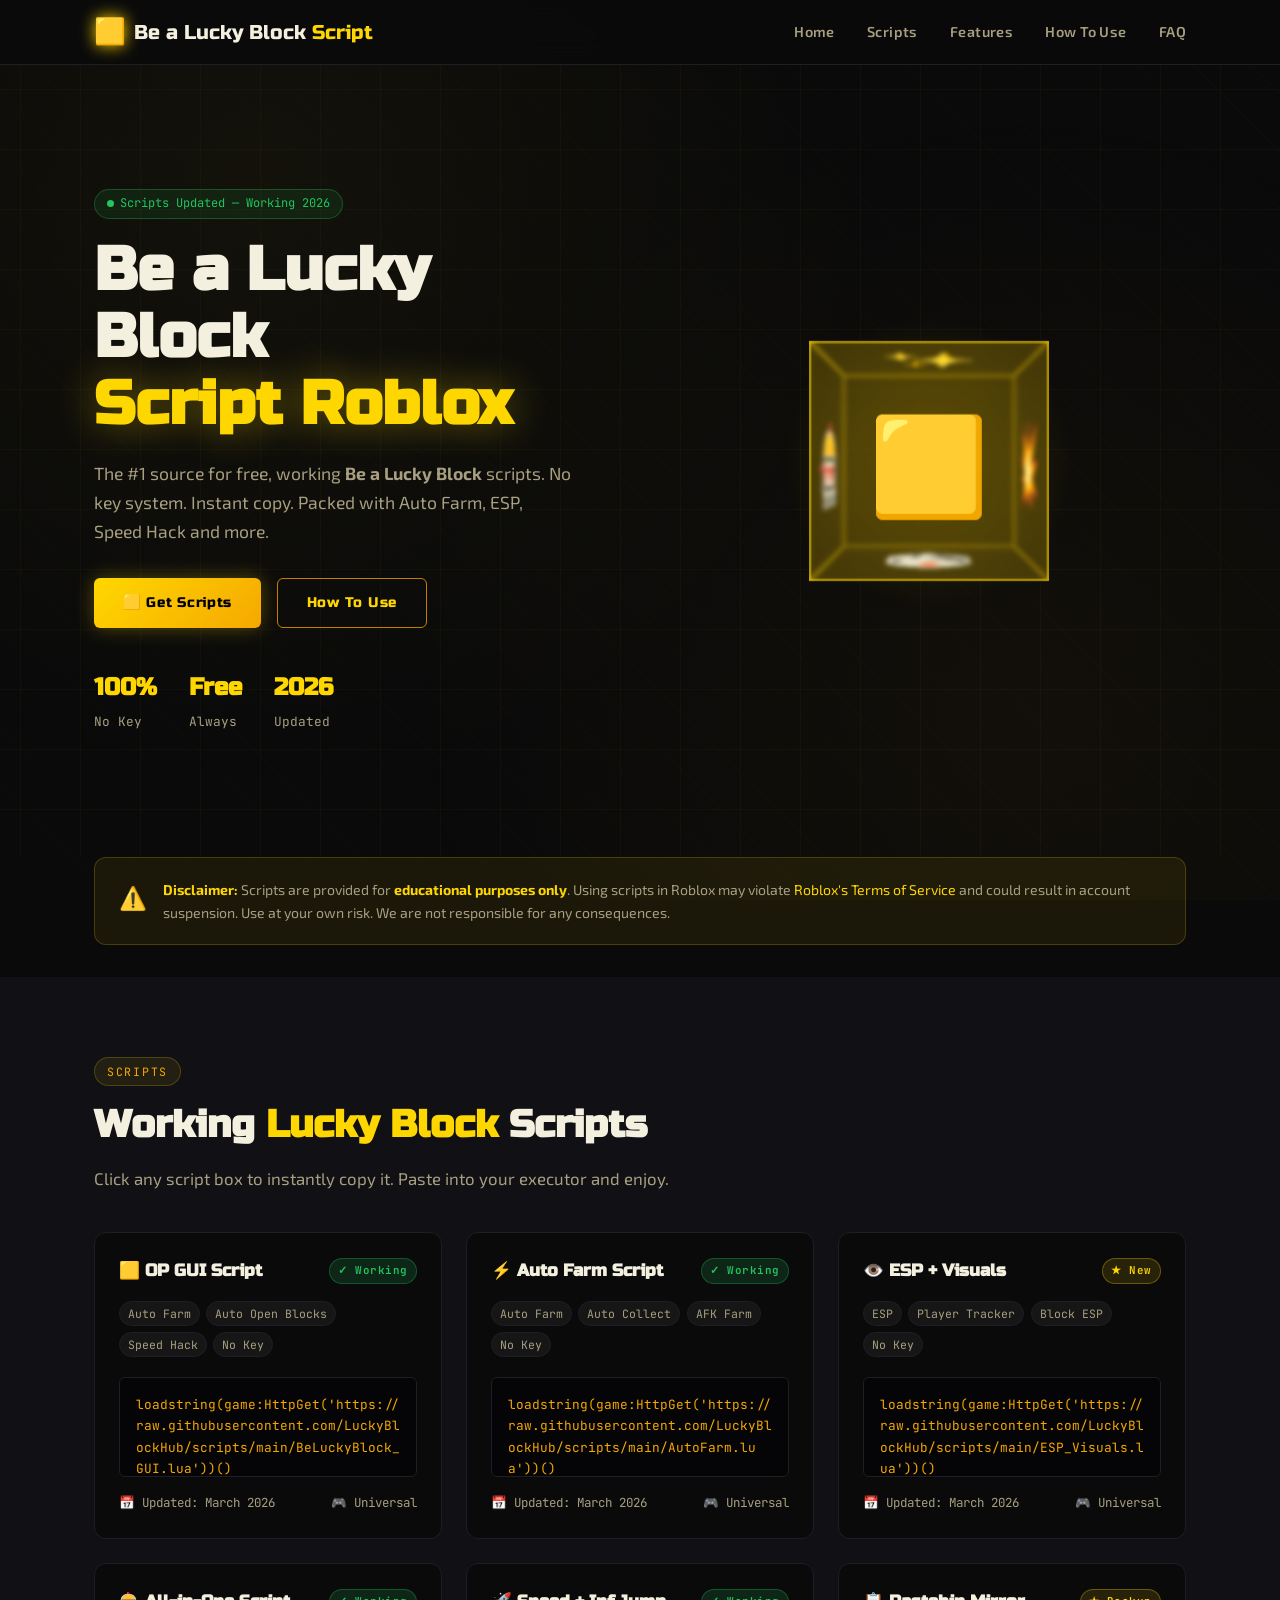
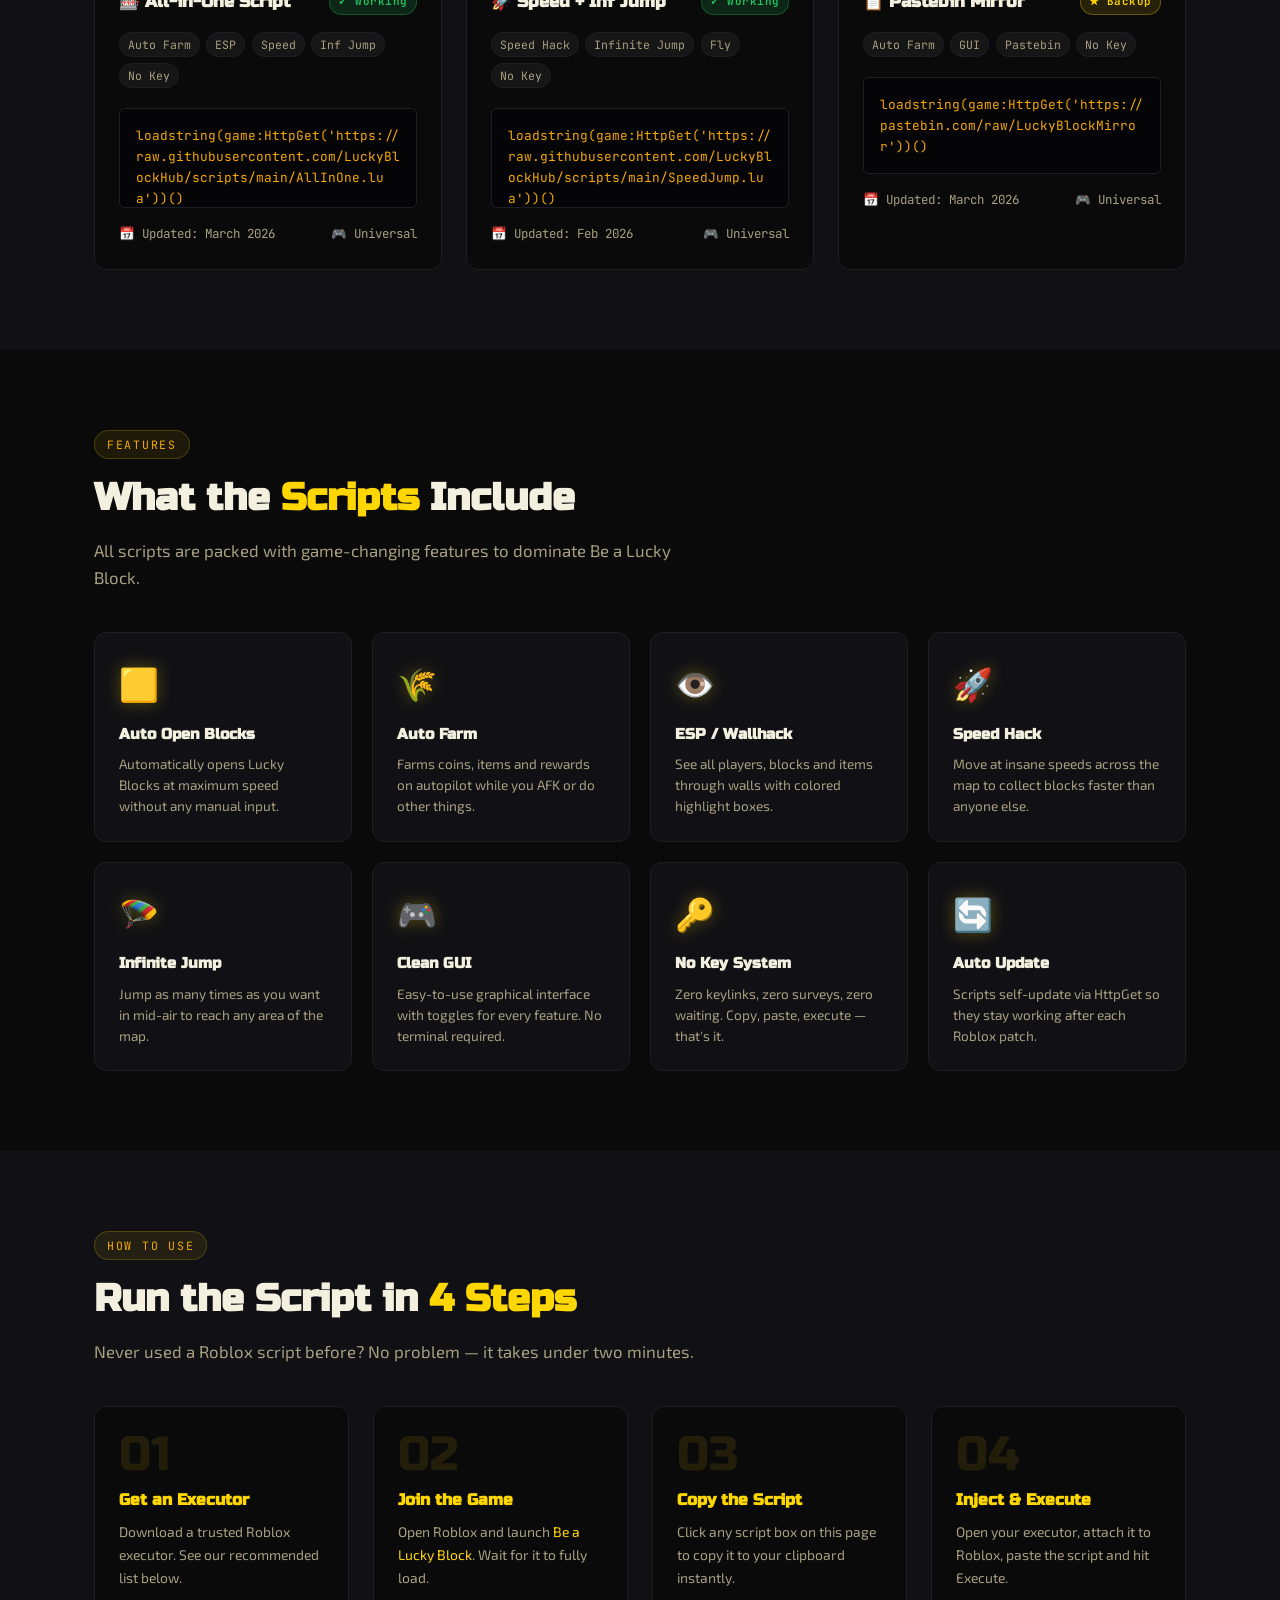
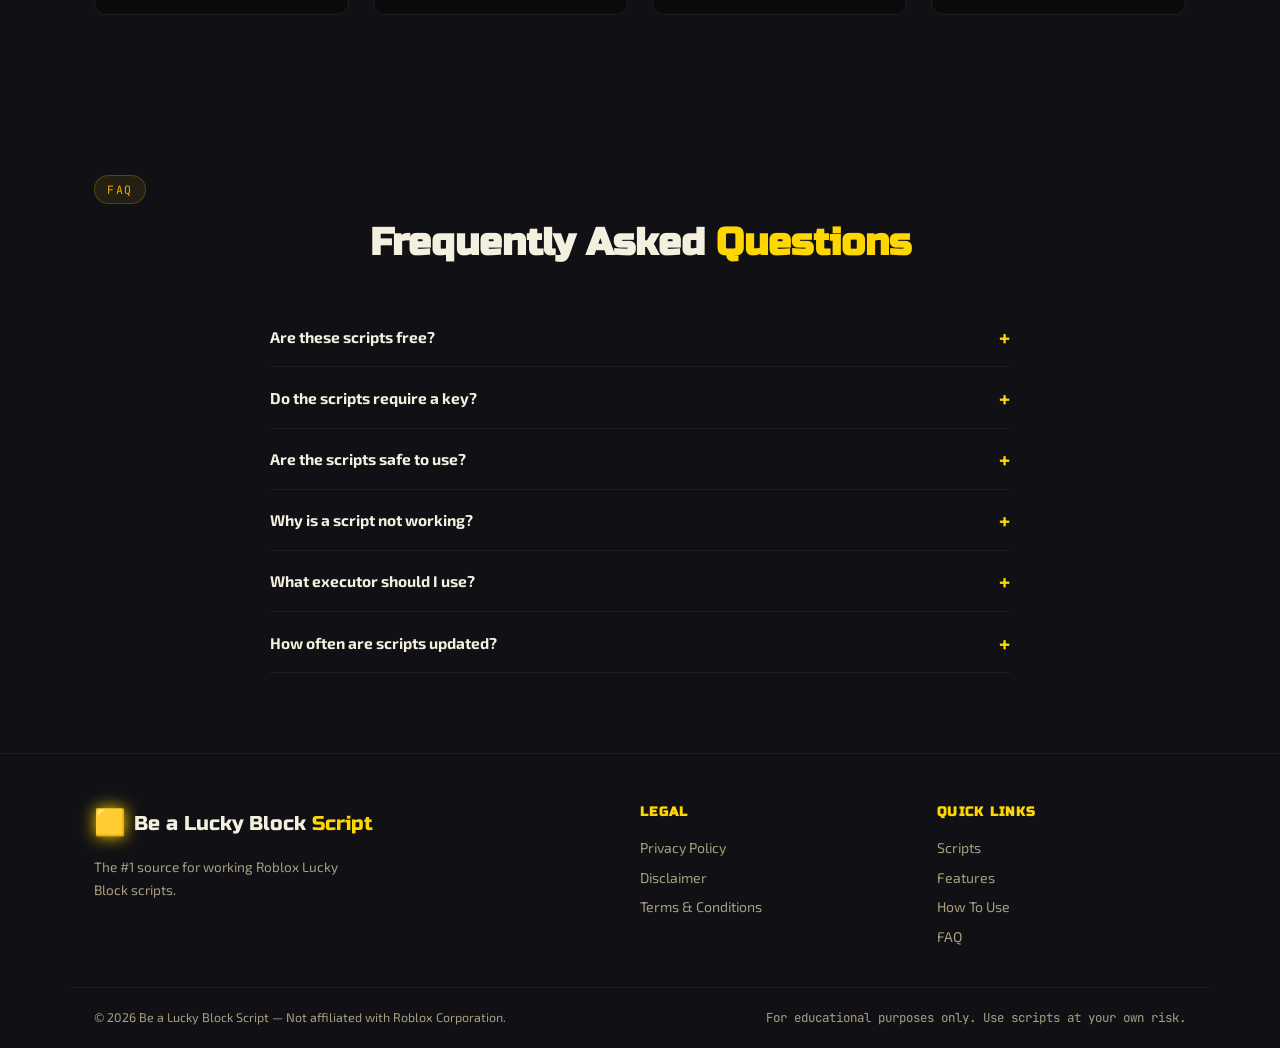
<file: index.html>
<!DOCTYPE html>
<html lang="en">
<head>
  <meta charset="UTF-8" />
  <meta name="viewport" content="width=device-width, initial-scale=1.0" />

  <!-- Dynamic Title: updated by components.js -->
  <title>Be a Lucky Block Script Roblox – No Key ({MONTH} {YEAR})</title>

  <!-- SEO Meta -->
  <meta name="description" content="Get the latest working Be a Lucky Block Script for Roblox. No Key required. Auto Farm, Auto Open Blocks, ESP, Speed Hack and more. Updated monthly." />
  <meta name="keywords" content="be a lucky block script, roblox lucky block script, lucky block script no key, lucky block script 2026, roblox script, be a lucky block hack" />
  <meta name="robots" content="index, follow" />
  <meta name="author" content="Be a Lucky Block Script" />
  <link rel="canonical" href="https://be-a-lucky-block-script.github.io/" />

  <!-- Open Graph -->
  <meta property="og:type" content="website" />
  <meta property="og:url" content="https://be-a-lucky-block-script.github.io/" />
  <meta property="og:title" content="Be a Lucky Block Script Roblox – No Key ({MONTH} {YEAR})" />
  <meta property="og:description" content="Get the latest working Be a Lucky Block Script for Roblox. No Key required. Auto Farm, Auto Open Blocks, ESP and more." />
  <meta property="og:image" content="https://be-a-lucky-block-script.github.io/assets/img/og-image.png" />
  <meta property="og:site_name" content="Be a Lucky Block Script" />

  <!-- Twitter Card -->
  <meta name="twitter:card" content="summary_large_image" />
  <meta name="twitter:title" content="Be a Lucky Block Script Roblox – No Key ({MONTH} {YEAR})" />
  <meta name="twitter:description" content="Get the latest working Be a Lucky Block Script for Roblox. No Key required." />
  <meta name="twitter:image" content="https://be-a-lucky-block-script.github.io/assets/img/og-image.png" />

  <!-- Favicon (emoji fallback; replace with real .ico) -->
  <link rel="icon" href="data:image/svg+xml,<svg xmlns='http://www.w3.org/2000/svg' viewBox='0 0 100 100'><text y='.9em' font-size='90'>🟨</text></svg>" />

  <!-- Structured Data -->
  <script type="application/ld+json">
  {
    "@context": "https://schema.org",
    "@type": "WebSite",
    "name": "Be a Lucky Block Script",
    "url": "https://be-a-lucky-block-script.github.io",
    "description": "Latest working Roblox Be a Lucky Block Scripts. No Key Required.",
    "potentialAction": {
      "@type": "SearchAction",
      "target": "https://be-a-lucky-block-script.github.io/?s={search_term_string}",
      "query-input": "required name=search_term_string"
    }
  }
  </script>

  <link rel="stylesheet" href="assets/css/styles.css" />
  <script src="assets/js/site-config.js" defer></script>
  <script src="assets/js/components.js" defer></script>
  <script src="assets/js/main.js" defer></script>
</head>
<body>

<!-- HEADER (rendered by components.js) -->
<header id="site-header"></header>

<!-- ═══════════════════════════════════════════════════════════ -->
<!-- HERO                                                         -->
<!-- ═══════════════════════════════════════════════════════════ -->
<section class="hero">
  <div class="container">
    <div class="hero-content">
      <div class="hero-text">
        <div class="hero-badge">
          <span class="dot"></span> Scripts Updated — Working 2026
        </div>
        <h1 class="hero-title">
          Be a Lucky Block<br />
          <span class="highlight">Script Roblox</span>
        </h1>
        <p class="hero-desc">
          The #1 source for free, working <strong>Be a Lucky Block</strong> scripts.
          No key system. Instant copy. Packed with Auto Farm, ESP, Speed Hack and more.
        </p>
        <div class="hero-actions">
          <a href="#scripts" class="btn btn-primary">🟨 Get Scripts</a>
          <a href="#how-to-use" class="btn btn-outline">How To Use</a>
        </div>
        <div class="hero-stats">
          <div class="hero-stat">
            <strong>100%</strong>
            <span>No Key</span>
          </div>
          <div class="hero-stat">
            <strong>Free</strong>
            <span>Always</span>
          </div>
          <div class="hero-stat">
            <strong>2026</strong>
            <span>Updated</span>
          </div>
        </div>
      </div>

      <!-- 3D Lucky Block Cube -->
      <div class="hero-visual">
        <div class="cube-glow"></div>
        <div class="floating-particles" id="particles"></div>
        <div class="cube-scene">
          <div class="cube">
            <div class="cube-face front">🟨</div>
            <div class="cube-face back">⭐</div>
            <div class="cube-face left">🎰</div>
            <div class="cube-face right">💥</div>
            <div class="cube-face top">✨</div>
            <div class="cube-face bottom">🎲</div>
          </div>
        </div>
      </div>
    </div>
  </div>
</section>


<!-- ═══════════════════════════════════════════════════════════ -->
<!-- NOTICE                                                       -->
<!-- ═══════════════════════════════════════════════════════════ -->
<div class="container" style="padding-top:0; padding-bottom:0; margin-bottom:2rem;">
  <div class="notice-banner fade-in">
    <span class="notice-icon">⚠️</span>
    <p>
      <strong>Disclaimer:</strong> Scripts are provided for <strong>educational purposes only</strong>.
      Using scripts in Roblox may violate <a href="https://en.help.roblox.com/hc/en-us/articles/203313370" target="_blank" rel="noopener">Roblox's Terms of Service</a>
      and could result in account suspension. Use at your own risk. We are not responsible for any consequences.
    </p>
  </div>
</div>

<!-- ═══════════════════════════════════════════════════════════ -->
<!-- SCRIPTS                                                      -->
<!-- ═══════════════════════════════════════════════════════════ -->
<section id="scripts">
  <div class="container">
    <span class="section-label">Scripts</span>
    <h2 class="section-title">Working <span>Lucky Block</span> Scripts</h2>
    <p class="section-sub">Click any script box to instantly copy it. Paste into your executor and enjoy.</p>

    <div class="scripts-grid">

      <!-- Script 1: OP GUI -->
      <div class="script-card fade-in">
        <div class="script-card-header">
          <h3 class="script-card-title">🟨 OP GUI Script</h3>
          <span class="script-badge badge-working">✓ Working</span>
        </div>
        <div class="script-features">
          <span class="script-tag">Auto Farm</span>
          <span class="script-tag">Auto Open Blocks</span>
          <span class="script-tag">Speed Hack</span>
          <span class="script-tag">No Key</span>
        </div>
        <div class="script-code"
          data-script="loadstring(game:HttpGet('https://raw.githubusercontent.com/LuckyBlockHub/scripts/main/BeLuckyBlock_GUI.lua'))()"
          title="Click to copy">
loadstring(game:HttpGet('https://raw.githubusercontent.com/LuckyBlockHub/scripts/main/BeLuckyBlock_GUI.lua'))()
        </div>
        <div class="script-meta">
          <span>📅 Updated: March 2026</span>
          <span>🎮 Universal</span>
        </div>
      </div>

      <!-- Script 2: Auto Farm -->
      <div class="script-card fade-in">
        <div class="script-card-header">
          <h3 class="script-card-title">⚡ Auto Farm Script</h3>
          <span class="script-badge badge-working">✓ Working</span>
        </div>
        <div class="script-features">
          <span class="script-tag">Auto Farm</span>
          <span class="script-tag">Auto Collect</span>
          <span class="script-tag">AFK Farm</span>
          <span class="script-tag">No Key</span>
        </div>
        <div class="script-code"
          data-script="loadstring(game:HttpGet('https://raw.githubusercontent.com/LuckyBlockHub/scripts/main/AutoFarm.lua'))()"
          title="Click to copy">
loadstring(game:HttpGet('https://raw.githubusercontent.com/LuckyBlockHub/scripts/main/AutoFarm.lua'))()
        </div>
        <div class="script-meta">
          <span>📅 Updated: March 2026</span>
          <span>🎮 Universal</span>
        </div>
      </div>

      <!-- Script 3: ESP + Visuals -->
      <div class="script-card fade-in">
        <div class="script-card-header">
          <h3 class="script-card-title">👁️ ESP + Visuals</h3>
          <span class="script-badge badge-updated">★ New</span>
        </div>
        <div class="script-features">
          <span class="script-tag">ESP</span>
          <span class="script-tag">Player Tracker</span>
          <span class="script-tag">Block ESP</span>
          <span class="script-tag">No Key</span>
        </div>
        <div class="script-code"
          data-script="loadstring(game:HttpGet('https://raw.githubusercontent.com/LuckyBlockHub/scripts/main/ESP_Visuals.lua'))()"
          title="Click to copy">
loadstring(game:HttpGet('https://raw.githubusercontent.com/LuckyBlockHub/scripts/main/ESP_Visuals.lua'))()
        </div>
        <div class="script-meta">
          <span>📅 Updated: March 2026</span>
          <span>🎮 Universal</span>
        </div>
      </div>

      <!-- Script 4: All-in-One -->
      <div class="script-card fade-in">
        <div class="script-card-header">
          <h3 class="script-card-title">🎰 All-in-One Script</h3>
          <span class="script-badge badge-working">✓ Working</span>
        </div>
        <div class="script-features">
          <span class="script-tag">Auto Farm</span>
          <span class="script-tag">ESP</span>
          <span class="script-tag">Speed</span>
          <span class="script-tag">Inf Jump</span>
          <span class="script-tag">No Key</span>
        </div>
        <div class="script-code"
          data-script="loadstring(game:HttpGet('https://raw.githubusercontent.com/LuckyBlockHub/scripts/main/AllInOne.lua'))()"
          title="Click to copy">
loadstring(game:HttpGet('https://raw.githubusercontent.com/LuckyBlockHub/scripts/main/AllInOne.lua'))()
        </div>
        <div class="script-meta">
          <span>📅 Updated: March 2026</span>
          <span>🎮 Universal</span>
        </div>
      </div>

      <!-- Script 5: Speed + Jump -->
      <div class="script-card fade-in">
        <div class="script-card-header">
          <h3 class="script-card-title">🚀 Speed + Inf Jump</h3>
          <span class="script-badge badge-working">✓ Working</span>
        </div>
        <div class="script-features">
          <span class="script-tag">Speed Hack</span>
          <span class="script-tag">Infinite Jump</span>
          <span class="script-tag">Fly</span>
          <span class="script-tag">No Key</span>
        </div>
        <div class="script-code"
          data-script="loadstring(game:HttpGet('https://raw.githubusercontent.com/LuckyBlockHub/scripts/main/SpeedJump.lua'))()"
          title="Click to copy">
loadstring(game:HttpGet('https://raw.githubusercontent.com/LuckyBlockHub/scripts/main/SpeedJump.lua'))()
        </div>
        <div class="script-meta">
          <span>📅 Updated: Feb 2026</span>
          <span>🎮 Universal</span>
        </div>
      </div>

      <!-- Script 6: Pastebin fallback -->
      <div class="script-card fade-in">
        <div class="script-card-header">
          <h3 class="script-card-title">📋 Pastebin Mirror</h3>
          <span class="script-badge badge-updated">★ Backup</span>
        </div>
        <div class="script-features">
          <span class="script-tag">Auto Farm</span>
          <span class="script-tag">GUI</span>
          <span class="script-tag">Pastebin</span>
          <span class="script-tag">No Key</span>
        </div>
        <div class="script-code"
          data-script="loadstring(game:HttpGet('https://pastebin.com/raw/LuckyBlockMirror'))()"
          title="Click to copy">
loadstring(game:HttpGet('https://pastebin.com/raw/LuckyBlockMirror'))()
        </div>
        <div class="script-meta">
          <span>📅 Updated: March 2026</span>
          <span>🎮 Universal</span>
        </div>
      </div>

    </div><!-- /scripts-grid -->
  </div>
</section>


<!-- ═══════════════════════════════════════════════════════════ -->
<!-- FEATURES                                                     -->
<!-- ═══════════════════════════════════════════════════════════ -->
<section id="features">
  <div class="container">
    <span class="section-label">Features</span>
    <h2 class="section-title">What the <span>Scripts</span> Include</h2>
    <p class="section-sub">All scripts are packed with game-changing features to dominate Be a Lucky Block.</p>

    <div class="features-grid">
      <div class="feature-card fade-in">
        <div class="feature-icon">🟨</div>
        <h3>Auto Open Blocks</h3>
        <p>Automatically opens Lucky Blocks at maximum speed without any manual input.</p>
      </div>
      <div class="feature-card fade-in">
        <div class="feature-icon">🌾</div>
        <h3>Auto Farm</h3>
        <p>Farms coins, items and rewards on autopilot while you AFK or do other things.</p>
      </div>
      <div class="feature-card fade-in">
        <div class="feature-icon">👁️</div>
        <h3>ESP / Wallhack</h3>
        <p>See all players, blocks and items through walls with colored highlight boxes.</p>
      </div>
      <div class="feature-card fade-in">
        <div class="feature-icon">🚀</div>
        <h3>Speed Hack</h3>
        <p>Move at insane speeds across the map to collect blocks faster than anyone else.</p>
      </div>
      <div class="feature-card fade-in">
        <div class="feature-icon">🪂</div>
        <h3>Infinite Jump</h3>
        <p>Jump as many times as you want in mid-air to reach any area of the map.</p>
      </div>
      <div class="feature-card fade-in">
        <div class="feature-icon">🎮</div>
        <h3>Clean GUI</h3>
        <p>Easy-to-use graphical interface with toggles for every feature. No terminal required.</p>
      </div>
      <div class="feature-card fade-in">
        <div class="feature-icon">🔑</div>
        <h3>No Key System</h3>
        <p>Zero keylinks, zero surveys, zero waiting. Copy, paste, execute — that's it.</p>
      </div>
      <div class="feature-card fade-in">
        <div class="feature-icon">🔄</div>
        <h3>Auto Update</h3>
        <p>Scripts self-update via HttpGet so they stay working after each Roblox patch.</p>
      </div>
    </div>
  </div>
</section>

<!-- ═══════════════════════════════════════════════════════════ -->
<!-- HOW TO USE                                                   -->
<!-- ═══════════════════════════════════════════════════════════ -->
<section id="how-to-use">
  <div class="container">
    <span class="section-label">How To Use</span>
    <h2 class="section-title">Run the Script in <span>4 Steps</span></h2>
    <p class="section-sub">Never used a Roblox script before? No problem — it takes under two minutes.</p>

    <div class="steps-grid">
      <div class="step-card fade-in">
        <div class="step-number">01</div>
        <h3>Get an Executor</h3>
        <p>Download a trusted Roblox executor. See our recommended list below.</p>
      </div>
      <div class="step-card fade-in">
        <div class="step-number">02</div>
        <h3>Join the Game</h3>
        <p>Open Roblox and launch <a href="https://www.roblox.com/games/124473577469410/Be-a-Lucky-Block" target="_blank" rel="noopener">Be a Lucky Block</a>. Wait for it to fully load.</p>
      </div>
      <div class="step-card fade-in">
        <div class="step-number">03</div>
        <h3>Copy the Script</h3>
        <p>Click any script box on this page to copy it to your clipboard instantly.</p>
      </div>
      <div class="step-card fade-in">
        <div class="step-number">04</div>
        <h3>Inject & Execute</h3>
        <p>Open your executor, attach it to Roblox, paste the script and hit Execute.</p>
      </div>
    </div>


  </div>
</section>

<!-- ═══════════════════════════════════════════════════════════ -->
<!-- FAQ                                                          -->
<!-- ═══════════════════════════════════════════════════════════ -->
<section id="faq" style="background: var(--black-card);">
  <div class="container">
    <span class="section-label">FAQ</span>
    <h2 class="section-title" style="text-align:center;">Frequently Asked <span>Questions</span></h2>

    <div class="faq-list">

      <div class="faq-item">
        <button class="faq-question">
          Are these scripts free? <i class="faq-icon">+</i>
        </button>
        <div class="faq-answer">
          Yes, every script listed on this website is 100% free. We do not charge any money
          and there is no key system. Simply copy and execute.
        </div>
      </div>

      <div class="faq-item">
        <button class="faq-question">
          Do the scripts require a key? <i class="faq-icon">+</i>
        </button>
        <div class="faq-answer">
          No. All scripts on this site are keyless — no key links, no surveys, no waiting.
          Just copy the script and execute it directly.
        </div>
      </div>

      <div class="faq-item">
        <button class="faq-question">
          Are the scripts safe to use? <i class="faq-icon">+</i>
        </button>
        <div class="faq-answer">
          We provide these scripts for educational purposes. Using scripts in Roblox can
          result in a ban. Always use an alt account if you're concerned about your main account's safety.
        </div>
      </div>

      <div class="faq-item">
        <button class="faq-question">
          Why is a script not working? <i class="faq-icon">+</i>
        </button>
        <div class="faq-answer">
          Scripts may break after Roblox or game updates. We regularly update scripts on
          this page. If something doesn't work, check back in a day or two for an updated version.
        </div>
      </div>

      <div class="faq-item">
        <button class="faq-question">
          What executor should I use? <i class="faq-icon">+</i>
        </button>
        <div class="faq-answer">
          For PC we recommend Synapse X, Delta Executor, or KRNL. For mobile (Android/iOS)
          try Arceus X or Fluxus. All are listed in the How To Use section above.
        </div>
      </div>

      <div class="faq-item">
        <button class="faq-question">
          How often are scripts updated? <i class="faq-icon">+</i>
        </button>
        <div class="faq-answer">
          We aim to update scripts within 24–48 hours of any major Roblox patch or game update.
          Check back monthly for the newest versions.
        </div>
      </div>

    </div>
  </div>
</section>


<!-- FOOTER (rendered by components.js) -->
<footer id="site-footer"></footer>

<script>
// Generate floating particles
window.addEventListener("DOMContentLoaded", () => {
  const container = document.getElementById("particles");
  if (!container) return;
  const colors = ["#FFD700","#F5A800","#FFF176","#FFECB3"];
  for (let i = 0; i < 12; i++) {
    const p = document.createElement("div");
    p.className = "particle";
    const tx = (Math.random() - 0.5) * 120;
    const ty = -(40 + Math.random() * 100);
    p.style.cssText = `
      left:${10 + Math.random() * 80}%;
      top:${20 + Math.random() * 60}%;
      --tx:${tx}px;
      --ty:${ty}px;
      --dur:${3 + Math.random() * 4}s;
      --delay:${Math.random() * 4}s;
      background:${colors[Math.floor(Math.random()*colors.length)]};
      width:${4+Math.random()*6}px;
      height:${4+Math.random()*6}px;
    `;
    container.appendChild(p);
  }
});
</script>

</body>
</html>
</file>
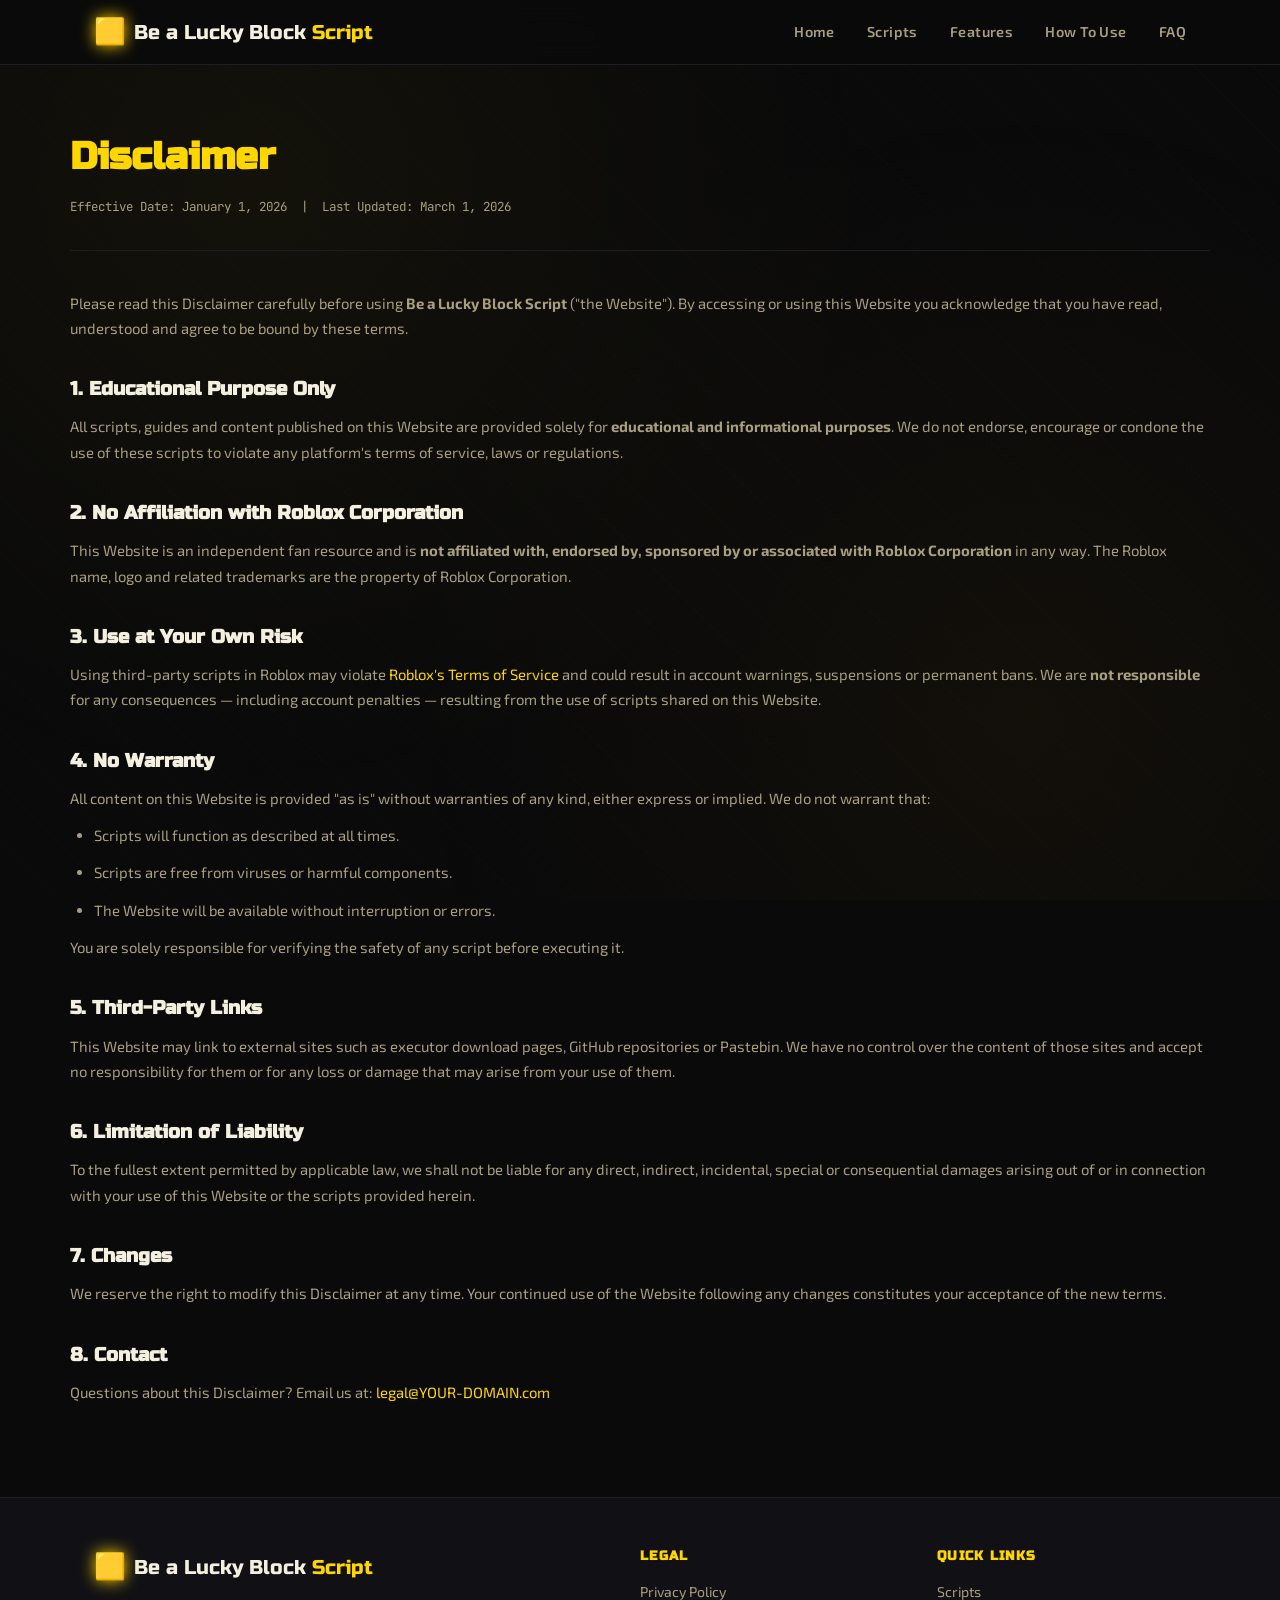
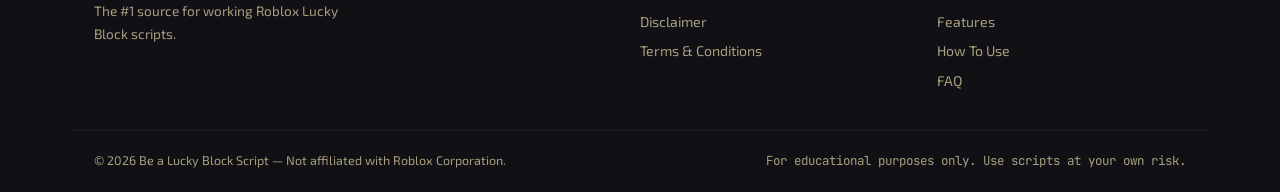
<file: pages/disclaimer.html>
<!DOCTYPE html>
<html lang="en">
<head>
  <meta charset="UTF-8" />
  <meta name="viewport" content="width=device-width, initial-scale=1.0" />
  <title>Disclaimer – Be a Lucky Block Script</title>
  <meta name="description" content="Disclaimer for Be a Lucky Block Script regarding Roblox scripts, third-party tools and educational use." />
  <meta name="robots" content="noindex, follow" />
  <link rel="canonical" href="https://be-a-lucky-block-script.github.io/pages/disclaimer.html" />
  <link rel="icon" href="data:image/svg+xml,<svg xmlns='http://www.w3.org/2000/svg' viewBox='0 0 100 100'><text y='.9em' font-size='90'>🟨</text></svg>" />
  <link rel="stylesheet" href="../assets/css/styles.css" />
  <script src="../assets/js/site-config.js" defer></script>
  <script src="../assets/js/components.js" defer></script>
</head>
<body>

<header id="site-header"></header>

<main class="container inner-page">
  <h1>Disclaimer</h1>
  <p class="page-meta">Effective Date: January 1, 2026 &nbsp;|&nbsp; Last Updated: March 1, 2026</p>

  <p>Please read this Disclaimer carefully before using <strong>Be a Lucky Block Script</strong> ("the Website"). By accessing or using this Website you acknowledge that you have read, understood and agree to be bound by these terms.</p>

  <h2>1. Educational Purpose Only</h2>
  <p>All scripts, guides and content published on this Website are provided solely for <strong>educational and informational purposes</strong>. We do not endorse, encourage or condone the use of these scripts to violate any platform's terms of service, laws or regulations.</p>

  <h2>2. No Affiliation with Roblox Corporation</h2>
  <p>This Website is an independent fan resource and is <strong>not affiliated with, endorsed by, sponsored by or associated with Roblox Corporation</strong> in any way. The Roblox name, logo and related trademarks are the property of Roblox Corporation.</p>

  <h2>3. Use at Your Own Risk</h2>
  <p>Using third-party scripts in Roblox may violate <a href="https://en.help.roblox.com/hc/en-us/articles/203313370" target="_blank" rel="noopener">Roblox's Terms of Service</a> and could result in account warnings, suspensions or permanent bans. We are <strong>not responsible</strong> for any consequences — including account penalties — resulting from the use of scripts shared on this Website.</p>

  <h2>4. No Warranty</h2>
  <p>All content on this Website is provided "as is" without warranties of any kind, either express or implied. We do not warrant that:</p>
  <ul>
    <li>Scripts will function as described at all times.</li>
    <li>Scripts are free from viruses or harmful components.</li>
    <li>The Website will be available without interruption or errors.</li>
  </ul>
  <p>You are solely responsible for verifying the safety of any script before executing it.</p>

  <h2>5. Third-Party Links</h2>
  <p>This Website may link to external sites such as executor download pages, GitHub repositories or Pastebin. We have no control over the content of those sites and accept no responsibility for them or for any loss or damage that may arise from your use of them.</p>

  <h2>6. Limitation of Liability</h2>
  <p>To the fullest extent permitted by applicable law, we shall not be liable for any direct, indirect, incidental, special or consequential damages arising out of or in connection with your use of this Website or the scripts provided herein.</p>

  <h2>7. Changes</h2>
  <p>We reserve the right to modify this Disclaimer at any time. Your continued use of the Website following any changes constitutes your acceptance of the new terms.</p>

  <h2>8. Contact</h2>
  <p>Questions about this Disclaimer? Email us at: <a href="mailto:legal@YOUR-DOMAIN.com">legal@YOUR-DOMAIN.com</a></p>
</main>

<footer id="site-footer"></footer>
</body>
</html>
</file>
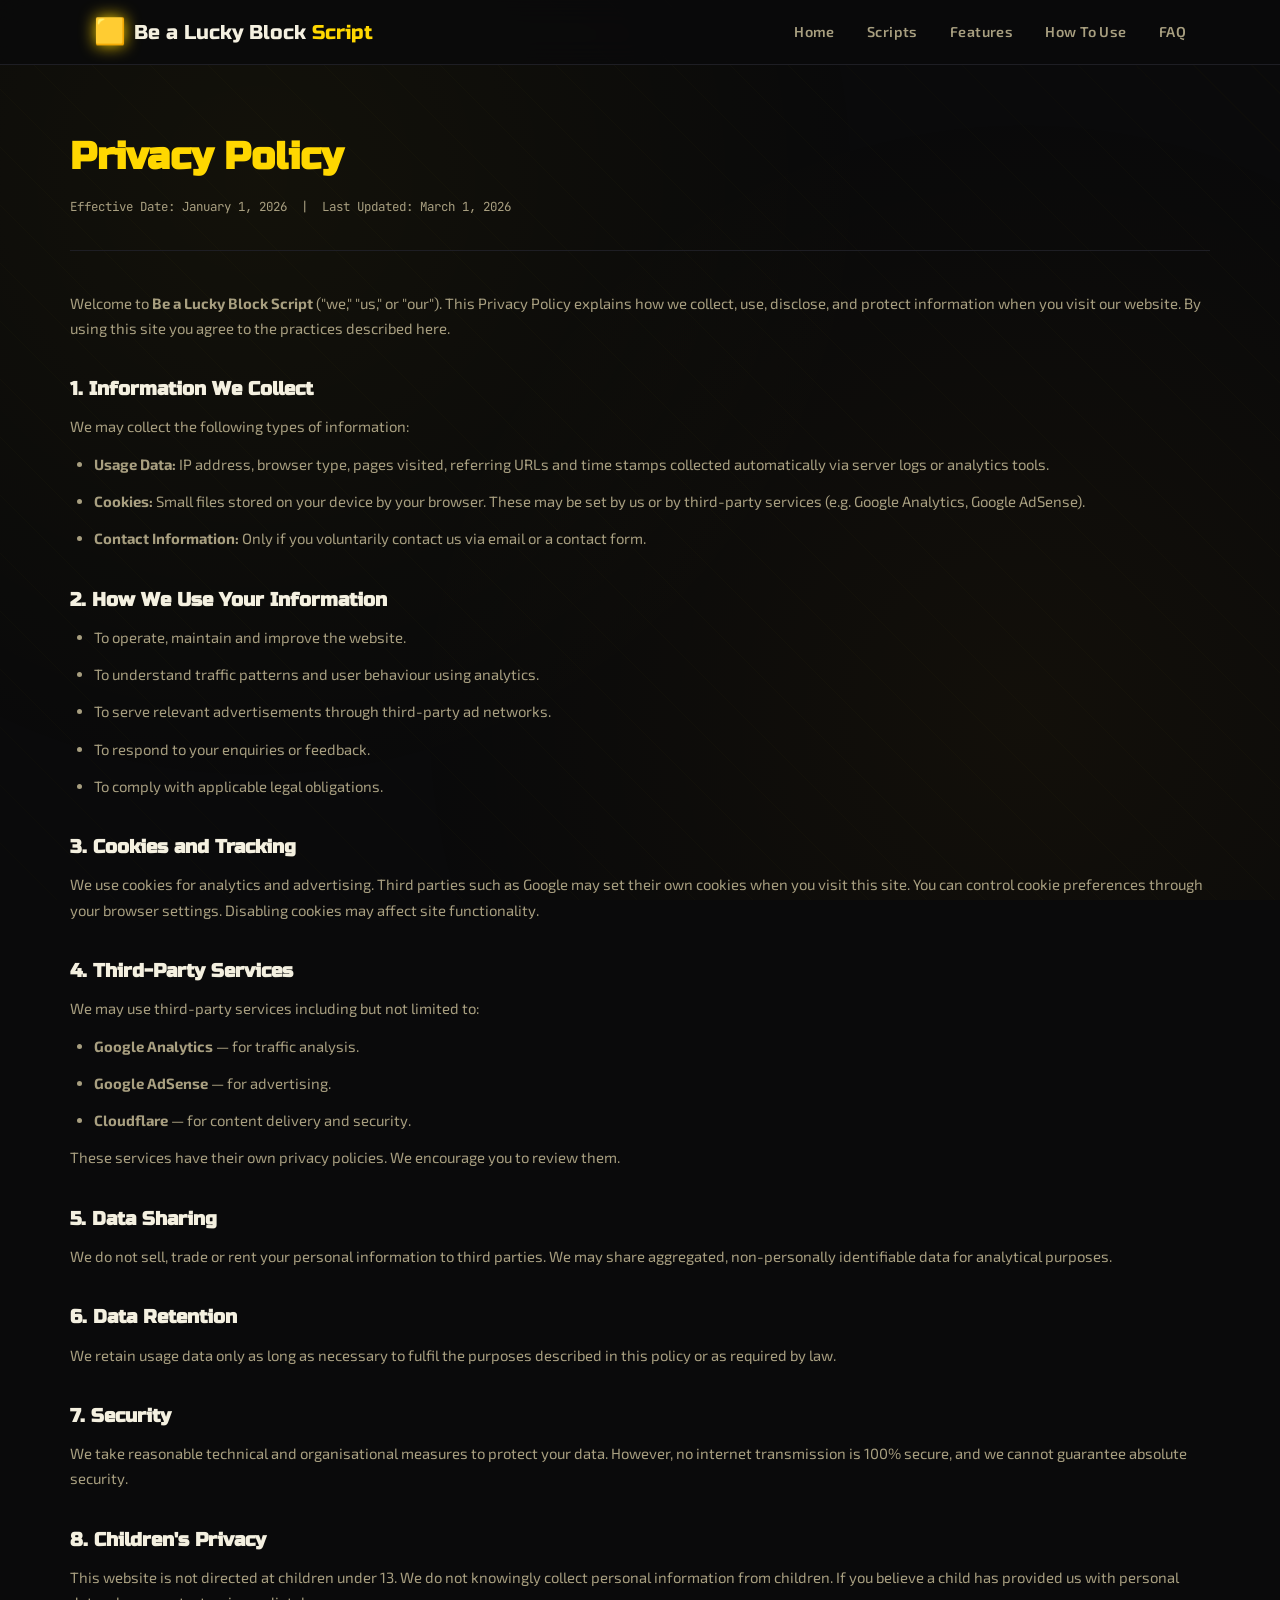
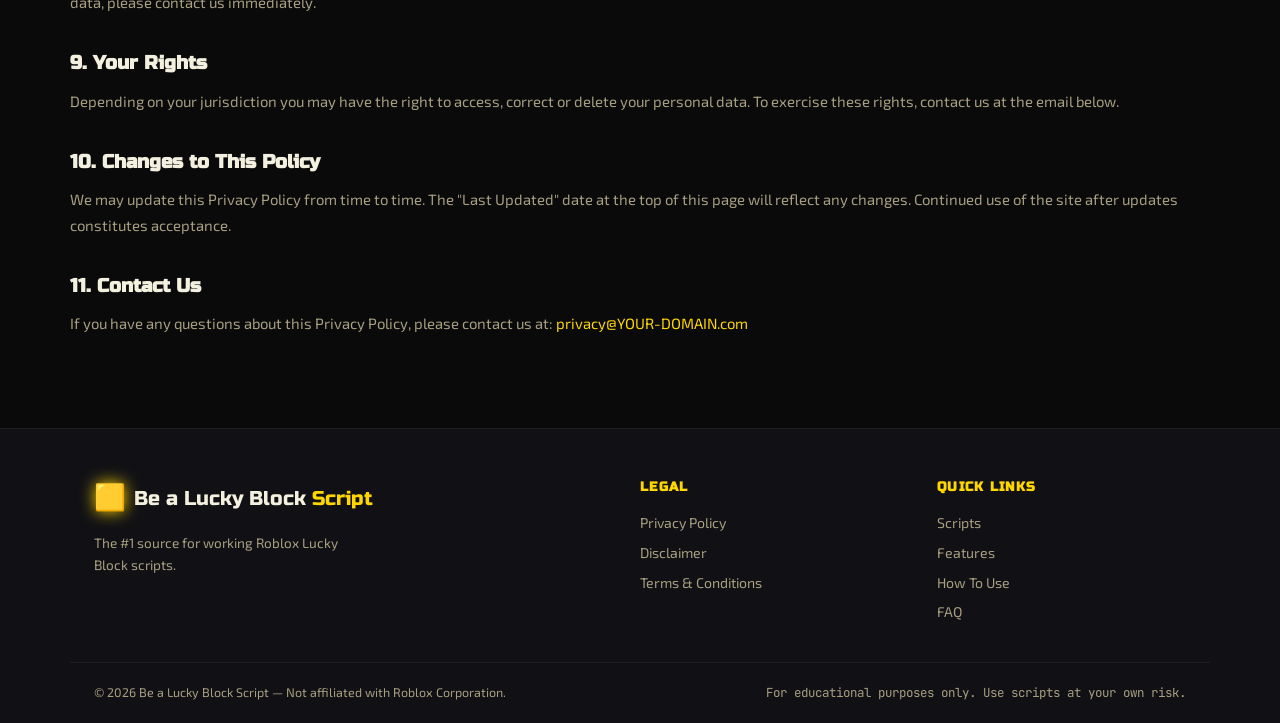
<file: pages/privacy-policy.html>
<!DOCTYPE html>
<html lang="en">
<head>
  <meta charset="UTF-8" />
  <meta name="viewport" content="width=device-width, initial-scale=1.0" />
  <title>Privacy Policy – Be a Lucky Block Script</title>
  <meta name="description" content="Privacy Policy for Be a Lucky Block Script — how we collect, use and protect your data." />
  <meta name="robots" content="noindex, follow" />
  <link rel="canonical" href="https://be-a-lucky-block-script.github.io/pages/privacy-policy.html" />
  <link rel="icon" href="data:image/svg+xml,<svg xmlns='http://www.w3.org/2000/svg' viewBox='0 0 100 100'><text y='.9em' font-size='90'>🟨</text></svg>" />
  <link rel="stylesheet" href="../assets/css/styles.css" />
  <script src="../assets/js/site-config.js" defer></script>
  <script src="../assets/js/components.js" defer></script>
</head>
<body>

<header id="site-header"></header>

<main class="container inner-page">
  <h1>Privacy Policy</h1>
  <p class="page-meta">Effective Date: January 1, 2026 &nbsp;|&nbsp; Last Updated: March 1, 2026</p>

  <p>Welcome to <strong>Be a Lucky Block Script</strong> ("we," "us," or "our"). This Privacy Policy explains how we collect, use, disclose, and protect information when you visit our website. By using this site you agree to the practices described here.</p>

  <h2>1. Information We Collect</h2>
  <p>We may collect the following types of information:</p>
  <ul>
    <li><strong>Usage Data:</strong> IP address, browser type, pages visited, referring URLs and time stamps collected automatically via server logs or analytics tools.</li>
    <li><strong>Cookies:</strong> Small files stored on your device by your browser. These may be set by us or by third-party services (e.g. Google Analytics, Google AdSense).</li>
    <li><strong>Contact Information:</strong> Only if you voluntarily contact us via email or a contact form.</li>
  </ul>

  <h2>2. How We Use Your Information</h2>
  <ul>
    <li>To operate, maintain and improve the website.</li>
    <li>To understand traffic patterns and user behaviour using analytics.</li>
    <li>To serve relevant advertisements through third-party ad networks.</li>
    <li>To respond to your enquiries or feedback.</li>
    <li>To comply with applicable legal obligations.</li>
  </ul>

  <h2>3. Cookies and Tracking</h2>
  <p>We use cookies for analytics and advertising. Third parties such as Google may set their own cookies when you visit this site. You can control cookie preferences through your browser settings. Disabling cookies may affect site functionality.</p>

  <h2>4. Third-Party Services</h2>
  <p>We may use third-party services including but not limited to:</p>
  <ul>
    <li><strong>Google Analytics</strong> — for traffic analysis.</li>
    <li><strong>Google AdSense</strong> — for advertising.</li>
    <li><strong>Cloudflare</strong> — for content delivery and security.</li>
  </ul>
  <p>These services have their own privacy policies. We encourage you to review them.</p>

  <h2>5. Data Sharing</h2>
  <p>We do not sell, trade or rent your personal information to third parties. We may share aggregated, non-personally identifiable data for analytical purposes.</p>

  <h2>6. Data Retention</h2>
  <p>We retain usage data only as long as necessary to fulfil the purposes described in this policy or as required by law.</p>

  <h2>7. Security</h2>
  <p>We take reasonable technical and organisational measures to protect your data. However, no internet transmission is 100% secure, and we cannot guarantee absolute security.</p>

  <h2>8. Children's Privacy</h2>
  <p>This website is not directed at children under 13. We do not knowingly collect personal information from children. If you believe a child has provided us with personal data, please contact us immediately.</p>

  <h2>9. Your Rights</h2>
  <p>Depending on your jurisdiction you may have the right to access, correct or delete your personal data. To exercise these rights, contact us at the email below.</p>

  <h2>10. Changes to This Policy</h2>
  <p>We may update this Privacy Policy from time to time. The "Last Updated" date at the top of this page will reflect any changes. Continued use of the site after updates constitutes acceptance.</p>

  <h2>11. Contact Us</h2>
  <p>If you have any questions about this Privacy Policy, please contact us at: <a href="mailto:privacy@YOUR-DOMAIN.com">privacy@YOUR-DOMAIN.com</a></p>
</main>

<footer id="site-footer"></footer>
</body>
</html>
</file>
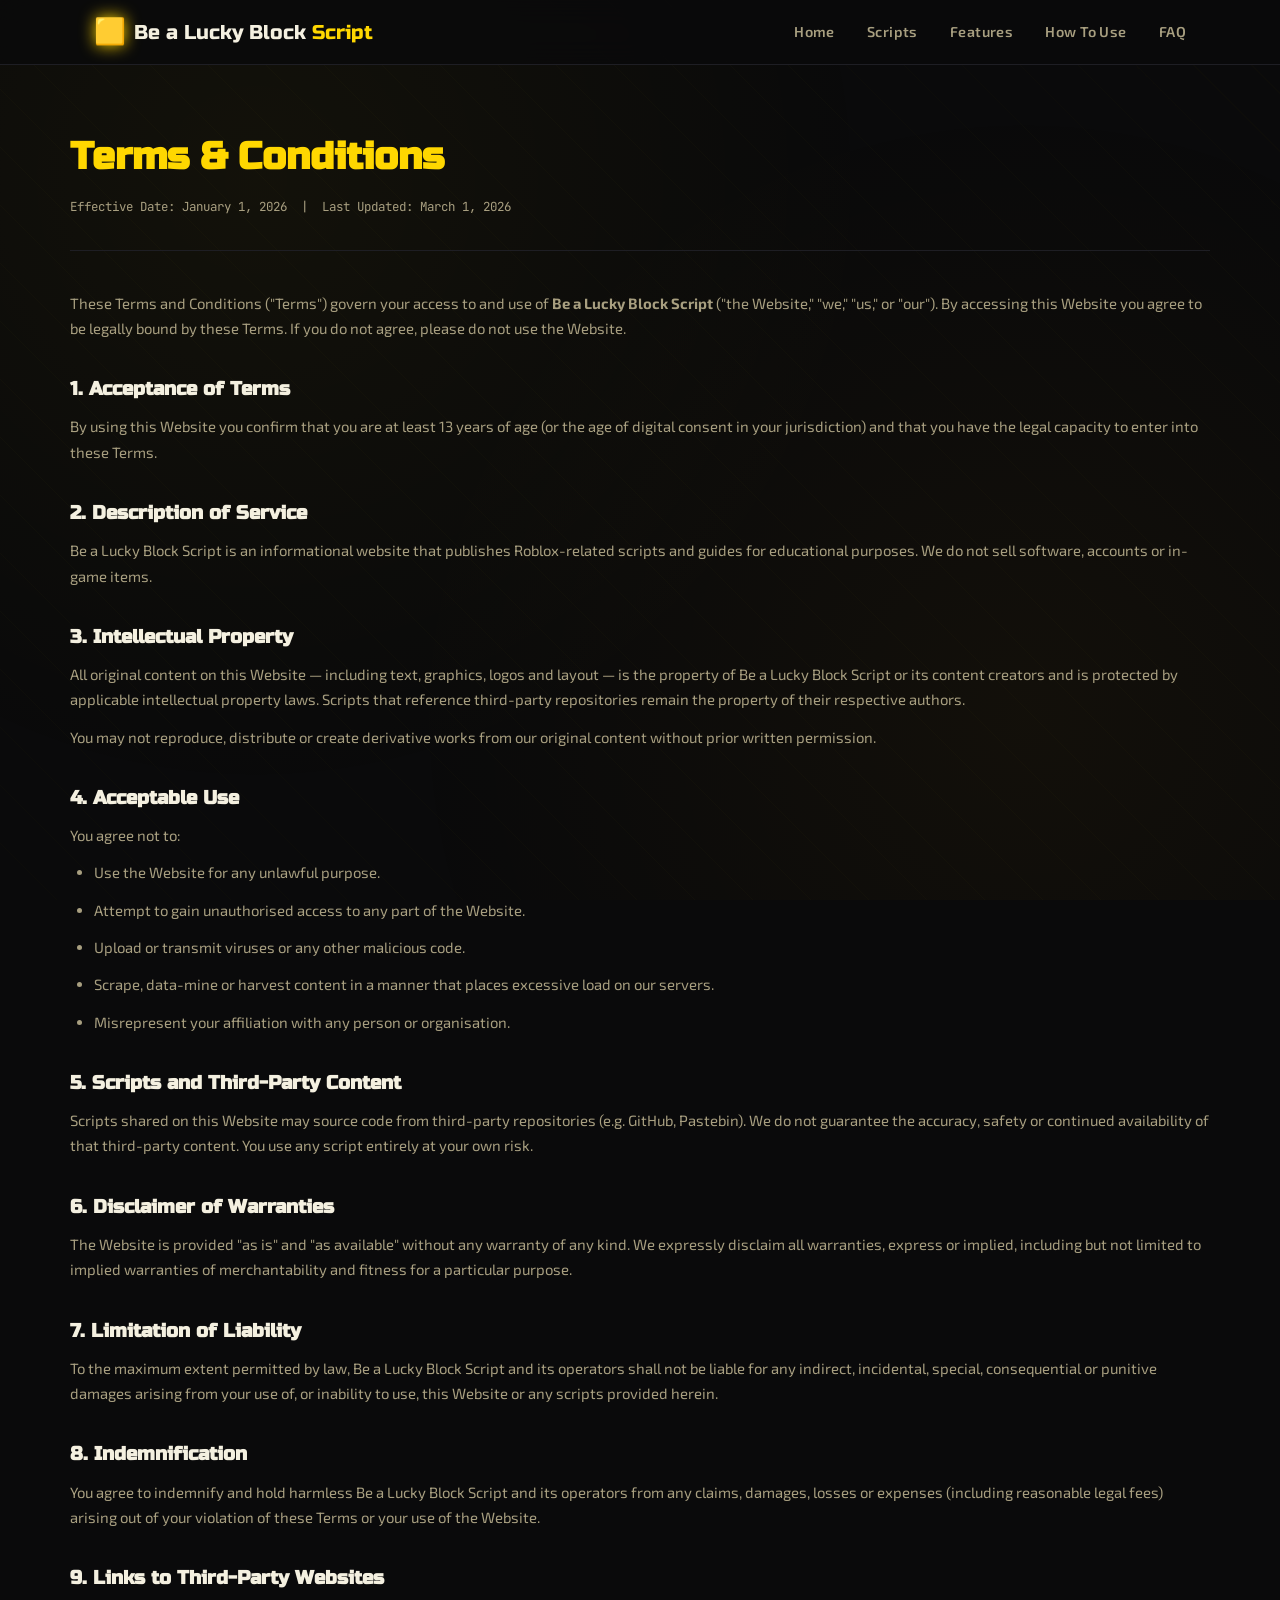
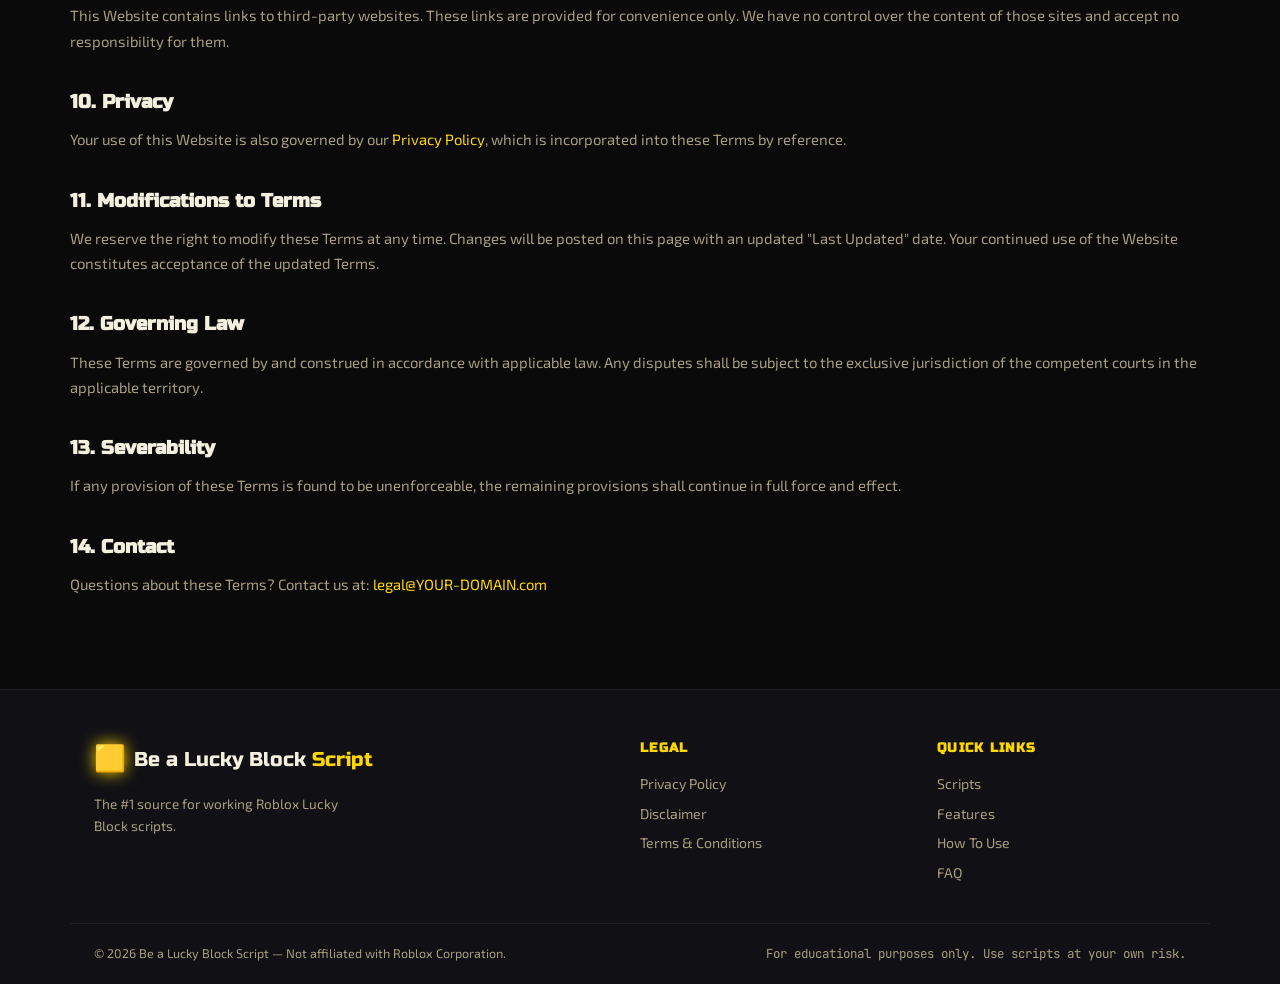
<file: pages/terms.html>
<!DOCTYPE html>
<html lang="en">
<head>
  <meta charset="UTF-8" />
  <meta name="viewport" content="width=device-width, initial-scale=1.0" />
  <title>Terms & Conditions – Be a Lucky Block Script</title>
  <meta name="description" content="Terms and Conditions for using Be a Lucky Block Script." />
  <meta name="robots" content="noindex, follow" />
  <link rel="canonical" href="https://be-a-lucky-block-script.github.io/pages/terms.html" />
  <link rel="icon" href="data:image/svg+xml,<svg xmlns='http://www.w3.org/2000/svg' viewBox='0 0 100 100'><text y='.9em' font-size='90'>🟨</text></svg>" />
  <link rel="stylesheet" href="../assets/css/styles.css" />
  <script src="../assets/js/site-config.js" defer></script>
  <script src="../assets/js/components.js" defer></script>
</head>
<body>

<header id="site-header"></header>

<main class="container inner-page">
  <h1>Terms &amp; Conditions</h1>
  <p class="page-meta">Effective Date: January 1, 2026 &nbsp;|&nbsp; Last Updated: March 1, 2026</p>

  <p>These Terms and Conditions ("Terms") govern your access to and use of <strong>Be a Lucky Block Script</strong> ("the Website," "we," "us," or "our"). By accessing this Website you agree to be legally bound by these Terms. If you do not agree, please do not use the Website.</p>

  <h2>1. Acceptance of Terms</h2>
  <p>By using this Website you confirm that you are at least 13 years of age (or the age of digital consent in your jurisdiction) and that you have the legal capacity to enter into these Terms.</p>

  <h2>2. Description of Service</h2>
  <p>Be a Lucky Block Script is an informational website that publishes Roblox-related scripts and guides for educational purposes. We do not sell software, accounts or in-game items.</p>

  <h2>3. Intellectual Property</h2>
  <p>All original content on this Website — including text, graphics, logos and layout — is the property of Be a Lucky Block Script or its content creators and is protected by applicable intellectual property laws. Scripts that reference third-party repositories remain the property of their respective authors.</p>
  <p>You may not reproduce, distribute or create derivative works from our original content without prior written permission.</p>

  <h2>4. Acceptable Use</h2>
  <p>You agree not to:</p>
  <ul>
    <li>Use the Website for any unlawful purpose.</li>
    <li>Attempt to gain unauthorised access to any part of the Website.</li>
    <li>Upload or transmit viruses or any other malicious code.</li>
    <li>Scrape, data-mine or harvest content in a manner that places excessive load on our servers.</li>
    <li>Misrepresent your affiliation with any person or organisation.</li>
  </ul>

  <h2>5. Scripts and Third-Party Content</h2>
  <p>Scripts shared on this Website may source code from third-party repositories (e.g. GitHub, Pastebin). We do not guarantee the accuracy, safety or continued availability of that third-party content. You use any script entirely at your own risk.</p>

  <h2>6. Disclaimer of Warranties</h2>
  <p>The Website is provided "as is" and "as available" without any warranty of any kind. We expressly disclaim all warranties, express or implied, including but not limited to implied warranties of merchantability and fitness for a particular purpose.</p>

  <h2>7. Limitation of Liability</h2>
  <p>To the maximum extent permitted by law, Be a Lucky Block Script and its operators shall not be liable for any indirect, incidental, special, consequential or punitive damages arising from your use of, or inability to use, this Website or any scripts provided herein.</p>

  <h2>8. Indemnification</h2>
  <p>You agree to indemnify and hold harmless Be a Lucky Block Script and its operators from any claims, damages, losses or expenses (including reasonable legal fees) arising out of your violation of these Terms or your use of the Website.</p>

  <h2>9. Links to Third-Party Websites</h2>
  <p>This Website contains links to third-party websites. These links are provided for convenience only. We have no control over the content of those sites and accept no responsibility for them.</p>

  <h2>10. Privacy</h2>
  <p>Your use of this Website is also governed by our <a href="privacy-policy.html">Privacy Policy</a>, which is incorporated into these Terms by reference.</p>

  <h2>11. Modifications to Terms</h2>
  <p>We reserve the right to modify these Terms at any time. Changes will be posted on this page with an updated "Last Updated" date. Your continued use of the Website constitutes acceptance of the updated Terms.</p>

  <h2>12. Governing Law</h2>
  <p>These Terms are governed by and construed in accordance with applicable law. Any disputes shall be subject to the exclusive jurisdiction of the competent courts in the applicable territory.</p>

  <h2>13. Severability</h2>
  <p>If any provision of these Terms is found to be unenforceable, the remaining provisions shall continue in full force and effect.</p>

  <h2>14. Contact</h2>
  <p>Questions about these Terms? Contact us at: <a href="mailto:legal@YOUR-DOMAIN.com">legal@YOUR-DOMAIN.com</a></p>
</main>

<footer id="site-footer"></footer>
</body>
</html>
</file>
<file: assets/css/styles.css>
/* ====================================================================
   LUCKY BLOCK SCRIPT — GLOBAL STYLESHEET
   Theme: Gold/Yellow Lucky Block aesthetic inspired by Roblox game
   ==================================================================== */

@import url('https://fonts.googleapis.com/css2?family=Russo+One&family=Exo+2:wght@400;500;600;700;800&family=JetBrains+Mono:wght@400;500&display=swap');

/* ── CSS VARIABLES ─────────────────────────────────────────────── */
:root {
  --gold-bright:   #FFD700;
  --gold-mid:      #F5A800;
  --gold-dark:     #C47F00;
  --gold-glow:     rgba(255, 215, 0, 0.35);
  --black-deep:    #0A0A0B;
  --black-card:    #111115;
  --black-border:  #1E1E24;
  --black-hover:   #18181F;
  --white-primary: #F4F0E0;
  --white-muted:   #A89F80;
  --green-ok:      #22c55e;
  --red-warn:      #ef4444;
  --blue-info:     #3b82f6;
  --font-display:  'Russo One', sans-serif;
  --font-body:     'Exo 2', sans-serif;
  --font-mono:     'JetBrains Mono', monospace;
  --radius-sm:     6px;
  --radius-md:     12px;
  --radius-lg:     20px;
  --shadow-gold:   0 0 24px rgba(255, 215, 0, 0.3);
  --shadow-card:   0 8px 32px rgba(0,0,0,0.5);
  --transition:    0.22s ease;
  --max-width:     1140px;
}

/* ── RESET ─────────────────────────────────────────────────────── */
*, *::before, *::after { box-sizing: border-box; margin: 0; padding: 0; }
html { scroll-behavior: smooth; font-size: 16px; }
body {
  background: var(--black-deep);
  color: var(--white-primary);
  font-family: var(--font-body);
  line-height: 1.65;
  overflow-x: hidden;
  min-height: 100vh;
}

/* Scrollbar */
::-webkit-scrollbar { width: 6px; }
::-webkit-scrollbar-track { background: var(--black-deep); }
::-webkit-scrollbar-thumb { background: var(--gold-dark); border-radius: 3px; }

a { color: var(--gold-bright); text-decoration: none; transition: color var(--transition); }
a:hover { color: var(--gold-mid); }
img { max-width: 100%; display: block; }
ul { list-style: none; }
button { cursor: pointer; border: none; background: none; font-family: var(--font-body); }

/* ── BACKGROUND PATTERN ────────────────────────────────────────── */
body::before {
  content: '';
  position: fixed;
  inset: 0;
  background-image:
    radial-gradient(circle at 20% 20%, rgba(255,215,0,0.04) 0%, transparent 50%),
    radial-gradient(circle at 80% 80%, rgba(244,168,0,0.04) 0%, transparent 50%),
    repeating-linear-gradient(
      45deg,
      transparent,
      transparent 40px,
      rgba(255,215,0,0.015) 40px,
      rgba(255,215,0,0.015) 41px
    );
  pointer-events: none;
  z-index: 0;
}

/* ── HEADER / NAV ──────────────────────────────────────────────── */
#site-header {
  position: sticky;
  top: 0;
  z-index: 999;
  background: rgba(10,10,11,0.92);
  backdrop-filter: blur(14px);
  border-bottom: 1px solid var(--black-border);
}

.nav-container {
  max-width: var(--max-width);
  margin: 0 auto;
  padding: 0 1.5rem;
  display: flex;
  align-items: center;
  justify-content: space-between;
  height: 64px;
}

.nav-logo {
  display: flex;
  align-items: center;
  gap: 0.5rem;
  font-family: var(--font-display);
  font-size: 1.25rem;
  color: var(--white-primary);
  text-decoration: none;
}
.logo-cube { font-size: 1.6rem; filter: drop-shadow(0 0 8px var(--gold-bright)); }
.logo-text { color: var(--white-primary); }
.logo-accent { color: var(--gold-bright); }

.nav-links {
  display: flex;
  align-items: center;
  gap: 2rem;
}
.nav-links a {
  color: var(--white-muted);
  font-weight: 600;
  font-size: 0.9rem;
  letter-spacing: 0.03em;
  transition: color var(--transition);
  position: relative;
}
.nav-links a::after {
  content: '';
  position: absolute;
  bottom: -3px; left: 0;
  width: 0; height: 2px;
  background: var(--gold-bright);
  transition: width var(--transition);
}
.nav-links a:hover, .nav-links a.active { color: var(--gold-bright); }
.nav-links a:hover::after, .nav-links a.active::after { width: 100%; }

/* Mobile nav toggle */
.nav-toggle {
  display: none;
  flex-direction: column;
  gap: 5px;
  padding: 4px;
}
.nav-toggle span {
  display: block;
  width: 24px; height: 2px;
  background: var(--gold-bright);
  border-radius: 2px;
  transition: var(--transition);
}
.nav-toggle.active span:nth-child(1) { transform: rotate(45deg) translate(5px, 5px); }
.nav-toggle.active span:nth-child(2) { opacity: 0; }
.nav-toggle.active span:nth-child(3) { transform: rotate(-45deg) translate(5px, -5px); }

@media (max-width: 768px) {
  .nav-toggle { display: flex; }
  .nav-links {
    display: none;
    position: absolute;
    top: 64px; left: 0; right: 0;
    background: var(--black-card);
    border-bottom: 1px solid var(--black-border);
    flex-direction: column;
    gap: 0;
    padding: 1rem 0;
  }
  .nav-links.open { display: flex; }
  .nav-links a {
    padding: 0.75rem 1.5rem;
    width: 100%;
  }
  .nav-links a::after { display: none; }
}

/* ── LAYOUT UTILITIES ──────────────────────────────────────────── */
.container {
  max-width: var(--max-width);
  margin: 0 auto;
  padding: 0 1.5rem;
  position: relative;
  z-index: 1;
}

section { padding: 80px 0; }

.section-label {
  display: inline-block;
  font-family: var(--font-mono);
  font-size: 0.72rem;
  letter-spacing: 0.15em;
  text-transform: uppercase;
  color: var(--gold-mid);
  background: rgba(255,215,0,0.08);
  border: 1px solid rgba(255,215,0,0.2);
  padding: 4px 12px;
  border-radius: 100px;
  margin-bottom: 1rem;
}

.section-title {
  font-family: var(--font-display);
  font-size: clamp(1.8rem, 3vw, 2.6rem);
  color: var(--white-primary);
  line-height: 1.2;
  margin-bottom: 1rem;
}

.section-title span { color: var(--gold-bright); }

.section-sub {
  color: var(--white-muted);
  font-size: 1.05rem;
  max-width: 600px;
}

/* ── BUTTONS ───────────────────────────────────────────────────── */
.btn {
  display: inline-flex;
  align-items: center;
  gap: 0.5rem;
  padding: 0.75rem 1.8rem;
  border-radius: var(--radius-sm);
  font-family: var(--font-display);
  font-size: 0.9rem;
  letter-spacing: 0.05em;
  transition: all var(--transition);
  cursor: pointer;
  border: none;
  text-decoration: none;
}

.btn-primary {
  background: linear-gradient(135deg, var(--gold-bright), var(--gold-mid));
  color: #000;
  box-shadow: 0 0 20px rgba(255,215,0,0.3);
}
.btn-primary:hover {
  transform: translateY(-2px);
  box-shadow: 0 0 32px rgba(255,215,0,0.5);
  color: #000;
}

.btn-outline {
  border: 1.5px solid var(--gold-dark);
  color: var(--gold-bright);
  background: transparent;
}
.btn-outline:hover {
  background: rgba(255,215,0,0.08);
  border-color: var(--gold-bright);
}

/* ── HERO ──────────────────────────────────────────────────────── */
.hero {
  min-height: 88vh;
  display: flex;
  align-items: center;
  position: relative;
  overflow: hidden;
  padding: 80px 0;
}

/* Animated grid background */
.hero::before {
  content: '';
  position: absolute;
  inset: -50%;
  background:
    linear-gradient(rgba(255,215,0,0.03) 1px, transparent 1px),
    linear-gradient(90deg, rgba(255,215,0,0.03) 1px, transparent 1px);
  background-size: 60px 60px;
  animation: gridDrift 20s linear infinite;
}
@keyframes gridDrift {
  0% { transform: translate(0,0) rotate(0deg); }
  100% { transform: translate(60px,60px) rotate(0deg); }
}

.hero-content {
  display: grid;
  grid-template-columns: 1fr 1fr;
  gap: 4rem;
  align-items: center;
}

.hero-badge {
  display: inline-flex;
  align-items: center;
  gap: 0.4rem;
  background: rgba(34,197,94,0.1);
  border: 1px solid rgba(34,197,94,0.3);
  color: var(--green-ok);
  font-family: var(--font-mono);
  font-size: 0.75rem;
  padding: 4px 12px;
  border-radius: 100px;
  margin-bottom: 1.2rem;
}
.hero-badge .dot {
  width: 7px; height: 7px;
  background: var(--green-ok);
  border-radius: 50%;
  animation: pulse 2s infinite;
}
@keyframes pulse {
  0%, 100% { opacity: 1; transform: scale(1); }
  50% { opacity: 0.5; transform: scale(1.4); }
}

.hero-title {
  font-family: var(--font-display);
  font-size: clamp(2.2rem, 5vw, 3.8rem);
  line-height: 1.1;
  color: var(--white-primary);
  margin-bottom: 1.25rem;
}
.hero-title .highlight {
  color: var(--gold-bright);
  text-shadow: 0 0 40px rgba(255,215,0,0.4);
}

.hero-desc {
  color: var(--white-muted);
  font-size: 1.1rem;
  margin-bottom: 2rem;
  max-width: 480px;
}

.hero-actions {
  display: flex;
  gap: 1rem;
  flex-wrap: wrap;
  margin-bottom: 2.5rem;
}

.hero-stats {
  display: flex;
  gap: 2rem;
}
.hero-stat strong {
  display: block;
  font-family: var(--font-display);
  font-size: 1.5rem;
  color: var(--gold-bright);
}
.hero-stat span {
  font-size: 0.8rem;
  color: var(--white-muted);
  font-family: var(--font-mono);
}

/* Lucky Block 3D Cube Visual */
.hero-visual {
  display: flex;
  align-items: center;
  justify-content: center;
  position: relative;
}

.cube-scene {
  perspective: 600px;
  width: 200px;
  height: 200px;
}

.cube {
  width: 200px;
  height: 200px;
  position: relative;
  transform-style: preserve-3d;
  animation: rotateCube 12s linear infinite;
}
@keyframes rotateCube {
  0%   { transform: rotateX(15deg) rotateY(0deg); }
  100% { transform: rotateX(15deg) rotateY(360deg); }
}

.cube-face {
  position: absolute;
  width: 200px;
  height: 200px;
  border: 2px solid rgba(255,215,0,0.5);
  background: rgba(255,200,0,0.12);
  display: flex;
  align-items: center;
  justify-content: center;
  font-size: 5rem;
  backdrop-filter: blur(2px);
}

.cube-face.front  { transform: translateZ(100px); }
.cube-face.back   { transform: rotateY(180deg) translateZ(100px); }
.cube-face.left   { transform: rotateY(-90deg) translateZ(100px); }
.cube-face.right  { transform: rotateY(90deg) translateZ(100px); }
.cube-face.top    { transform: rotateX(90deg) translateZ(100px); }
.cube-face.bottom { transform: rotateX(-90deg) translateZ(100px); }

.cube-glow {
  position: absolute;
  width: 300px; height: 300px;
  background: radial-gradient(circle, rgba(255,215,0,0.15) 0%, transparent 70%);
  border-radius: 50%;
  top: 50%; left: 50%;
  transform: translate(-50%,-50%);
  animation: glowPulse 3s ease-in-out infinite;
}
@keyframes glowPulse {
  0%, 100% { opacity: 0.6; transform: translate(-50%,-50%) scale(1); }
  50% { opacity: 1; transform: translate(-50%,-50%) scale(1.15); }
}

.floating-particles {
  position: absolute;
  inset: -50px;
  pointer-events: none;
}
.particle {
  position: absolute;
  width: 8px; height: 8px;
  border-radius: 2px;
  background: var(--gold-bright);
  opacity: 0;
  animation: floatParticle var(--dur, 4s) var(--delay, 0s) ease-in-out infinite;
}
@keyframes floatParticle {
  0%   { opacity: 0; transform: translate(0,0) rotate(0deg); }
  20%  { opacity: 0.8; }
  80%  { opacity: 0.4; }
  100% { opacity: 0; transform: translate(var(--tx,20px), var(--ty,-80px)) rotate(360deg); }
}

@media (max-width: 900px) {
  .hero-content { grid-template-columns: 1fr; text-align: center; }
  .hero-visual { display: none; }
  .hero-desc, .section-sub { max-width: 100%; }
  .hero-actions, .hero-stats { justify-content: center; }
}


/* ── SCRIPT CARDS ──────────────────────────────────────────────── */
#scripts { background: var(--black-card); }

.scripts-grid {
  display: grid;
  grid-template-columns: repeat(auto-fit, minmax(320px, 1fr));
  gap: 1.5rem;
  margin-top: 2.5rem;
}

.script-card {
  background: var(--black-deep);
  border: 1px solid var(--black-border);
  border-radius: var(--radius-md);
  padding: 1.5rem;
  transition: all var(--transition);
  position: relative;
  overflow: hidden;
}
.script-card::before {
  content: '';
  position: absolute;
  top: 0; left: 0; right: 0;
  height: 2px;
  background: linear-gradient(90deg, transparent, var(--gold-bright), transparent);
  opacity: 0;
  transition: opacity var(--transition);
}
.script-card:hover {
  border-color: rgba(255,215,0,0.3);
  transform: translateY(-3px);
  box-shadow: var(--shadow-gold);
}
.script-card:hover::before { opacity: 1; }

.script-card-header {
  display: flex;
  align-items: center;
  justify-content: space-between;
  margin-bottom: 1rem;
}

.script-card-title {
  font-family: var(--font-display);
  font-size: 1.05rem;
  color: var(--white-primary);
}

.script-badge {
  font-family: var(--font-mono);
  font-size: 0.68rem;
  padding: 3px 8px;
  border-radius: 100px;
  font-weight: 600;
  letter-spacing: 0.05em;
}
.badge-working { background: rgba(34,197,94,0.15); color: var(--green-ok); border: 1px solid rgba(34,197,94,0.3); }
.badge-updated { background: rgba(255,215,0,0.12); color: var(--gold-bright); border: 1px solid rgba(255,215,0,0.3); }

.script-features {
  display: flex;
  flex-wrap: wrap;
  gap: 0.4rem;
  margin-bottom: 1.25rem;
}
.script-tag {
  font-size: 0.72rem;
  padding: 2px 8px;
  background: rgba(255,255,255,0.05);
  border: 1px solid var(--black-border);
  border-radius: 100px;
  color: var(--white-muted);
  font-family: var(--font-mono);
}

.script-code {
  background: #050507;
  border: 1px solid var(--black-border);
  border-radius: var(--radius-sm);
  padding: 1rem;
  font-family: var(--font-mono);
  font-size: 0.8rem;
  color: var(--gold-mid);
  word-break: break-all;
  margin-bottom: 1rem;
  max-height: 100px;
  overflow: hidden;
  position: relative;
  cursor: pointer;
}
.script-code::after {
  content: 'Click to Copy';
  position: absolute;
  inset: 0;
  background: rgba(5,5,7,0.85);
  display: flex;
  align-items: center;
  justify-content: center;
  color: var(--gold-bright);
  font-size: 0.75rem;
  letter-spacing: 0.1em;
  opacity: 0;
  transition: opacity var(--transition);
}
.script-code:hover::after { opacity: 1; }

.script-meta {
  display: flex;
  align-items: center;
  justify-content: space-between;
  font-size: 0.78rem;
  color: var(--white-muted);
  font-family: var(--font-mono);
}

/* ── FEATURES ──────────────────────────────────────────────────── */
.features-grid {
  display: grid;
  grid-template-columns: repeat(auto-fit, minmax(230px, 1fr));
  gap: 1.25rem;
  margin-top: 2.5rem;
}

.feature-card {
  background: var(--black-card);
  border: 1px solid var(--black-border);
  border-radius: var(--radius-md);
  padding: 1.5rem;
  transition: all var(--transition);
}
.feature-card:hover {
  border-color: rgba(255,215,0,0.25);
  background: var(--black-hover);
}

.feature-icon {
  font-size: 2rem;
  margin-bottom: 0.75rem;
  filter: drop-shadow(0 0 8px rgba(255,215,0,0.3));
}

.feature-card h3 {
  font-family: var(--font-display);
  font-size: 0.95rem;
  color: var(--white-primary);
  margin-bottom: 0.4rem;
}

.feature-card p {
  font-size: 0.85rem;
  color: var(--white-muted);
  line-height: 1.55;
}

/* ── HOW TO USE ────────────────────────────────────────────────── */
#how-to-use { background: var(--black-card); }

.steps-grid {
  display: grid;
  grid-template-columns: repeat(auto-fit, minmax(220px, 1fr));
  gap: 1.5rem;
  margin-top: 2.5rem;
  counter-reset: steps;
}

.step-card {
  background: var(--black-deep);
  border: 1px solid var(--black-border);
  border-radius: var(--radius-md);
  padding: 1.5rem;
  position: relative;
}

.step-number {
  font-family: var(--font-display);
  font-size: 3rem;
  color: rgba(255,215,0,0.1);
  line-height: 1;
  margin-bottom: 0.5rem;
}

.step-card h3 {
  font-family: var(--font-display);
  font-size: 1rem;
  color: var(--gold-bright);
  margin-bottom: 0.5rem;
}

.step-card p {
  font-size: 0.87rem;
  color: var(--white-muted);
}


/* ── FAQ ───────────────────────────────────────────────────────── */
.faq-list {
  max-width: 740px;
  margin: 2.5rem auto 0;
}

.faq-item {
  border-bottom: 1px solid var(--black-border);
}

.faq-question {
  width: 100%;
  text-align: left;
  padding: 1.1rem 0;
  display: flex;
  align-items: center;
  justify-content: space-between;
  gap: 1rem;
  font-family: var(--font-body);
  font-weight: 700;
  font-size: 0.97rem;
  color: var(--white-primary);
  background: none;
  cursor: pointer;
  transition: color var(--transition);
}
.faq-question:hover { color: var(--gold-bright); }

.faq-icon {
  font-size: 1.3rem;
  color: var(--gold-bright);
  flex-shrink: 0;
  transition: transform var(--transition);
  font-style: normal;
}
.faq-item.open .faq-icon { transform: rotate(45deg); }

.faq-answer {
  overflow: hidden;
  max-height: 0;
  transition: max-height 0.35s ease, padding 0.2s;
  color: var(--white-muted);
  font-size: 0.9rem;
  padding-bottom: 0;
}
.faq-item.open .faq-answer {
  max-height: 300px;
  padding-bottom: 1.1rem;
}

/* ── NOTICE BANNER ─────────────────────────────────────────────── */
.notice-banner {
  background: rgba(255,215,0,0.07);
  border: 1px solid rgba(255,215,0,0.2);
  border-radius: var(--radius-md);
  padding: 1.25rem 1.5rem;
  display: flex;
  gap: 1rem;
  align-items: flex-start;
}
.notice-banner .notice-icon { font-size: 1.4rem; flex-shrink: 0; margin-top: 2px; }
.notice-banner p { font-size: 0.88rem; color: var(--white-muted); }
.notice-banner strong { color: var(--gold-bright); }

/* ── FOOTER ────────────────────────────────────────────────────── */
#site-footer {
  background: var(--black-card);
  border-top: 1px solid var(--black-border);
  padding-top: 3rem;
}

.footer-container {
  max-width: var(--max-width);
  margin: 0 auto;
  padding: 0 1.5rem 2rem;
  display: grid;
  grid-template-columns: 2fr 1fr 1fr;
  gap: 3rem;
}

.footer-brand .nav-logo { margin-bottom: 0.75rem; }
.footer-tagline { font-size: 0.85rem; color: var(--white-muted); max-width: 280px; }

.footer-links h4 {
  font-family: var(--font-display);
  font-size: 0.8rem;
  letter-spacing: 0.1em;
  color: var(--gold-bright);
  margin-bottom: 0.8rem;
  text-transform: uppercase;
}
.footer-links a {
  display: block;
  color: var(--white-muted);
  font-size: 0.88rem;
  margin-bottom: 0.4rem;
  transition: color var(--transition);
}
.footer-links a:hover { color: var(--white-primary); }

.footer-bottom {
  border-top: 1px solid var(--black-border);
  padding: 1.25rem 1.5rem;
  max-width: var(--max-width);
  margin: 0 auto;
  display: flex;
  justify-content: space-between;
  align-items: center;
  flex-wrap: wrap;
  gap: 0.5rem;
}
.footer-bottom p { font-size: 0.78rem; color: var(--white-muted); }
.footer-disclaimer-note { font-family: var(--font-mono); }

@media (max-width: 768px) {
  .footer-container { grid-template-columns: 1fr; gap: 2rem; }
  .footer-bottom { flex-direction: column; text-align: center; }
}

/* ── COPY TOAST ────────────────────────────────────────────────── */
.copy-toast {
  position: fixed;
  bottom: 2rem; right: 2rem;
  background: var(--black-card);
  border: 1px solid var(--gold-dark);
  color: var(--gold-bright);
  padding: 0.75rem 1.25rem;
  border-radius: var(--radius-sm);
  font-family: var(--font-mono);
  font-size: 0.82rem;
  z-index: 9999;
  transform: translateY(100px);
  opacity: 0;
  transition: all 0.3s ease;
  pointer-events: none;
}
.copy-toast.show { transform: translateY(0); opacity: 1; }

/* ── INNER PAGE ────────────────────────────────────────────────── */
.inner-page { padding: 60px 0 80px; }
.inner-page h1 {
  font-family: var(--font-display);
  font-size: clamp(1.8rem, 3vw, 2.6rem);
  color: var(--gold-bright);
  margin-bottom: 0.5rem;
}
.inner-page .page-meta {
  font-family: var(--font-mono);
  font-size: 0.78rem;
  color: var(--white-muted);
  margin-bottom: 2.5rem;
  padding-bottom: 2rem;
  border-bottom: 1px solid var(--black-border);
}
.inner-page h2 {
  font-family: var(--font-display);
  font-size: 1.2rem;
  color: var(--white-primary);
  margin: 2rem 0 0.6rem;
}
.inner-page p, .inner-page li {
  color: var(--white-muted);
  font-size: 0.93rem;
  margin-bottom: 0.75rem;
  line-height: 1.7;
}
.inner-page ul { padding-left: 1.5rem; }
.inner-page ul li { list-style: disc; }
.inner-page a { color: var(--gold-bright); }

/* ── ANIMATIONS ────────────────────────────────────────────────── */
.fade-in {
  opacity: 0;
  transform: translateY(24px);
  transition: opacity 0.6s ease, transform 0.6s ease;
}
.fade-in.visible { opacity: 1; transform: none; }
</file>
